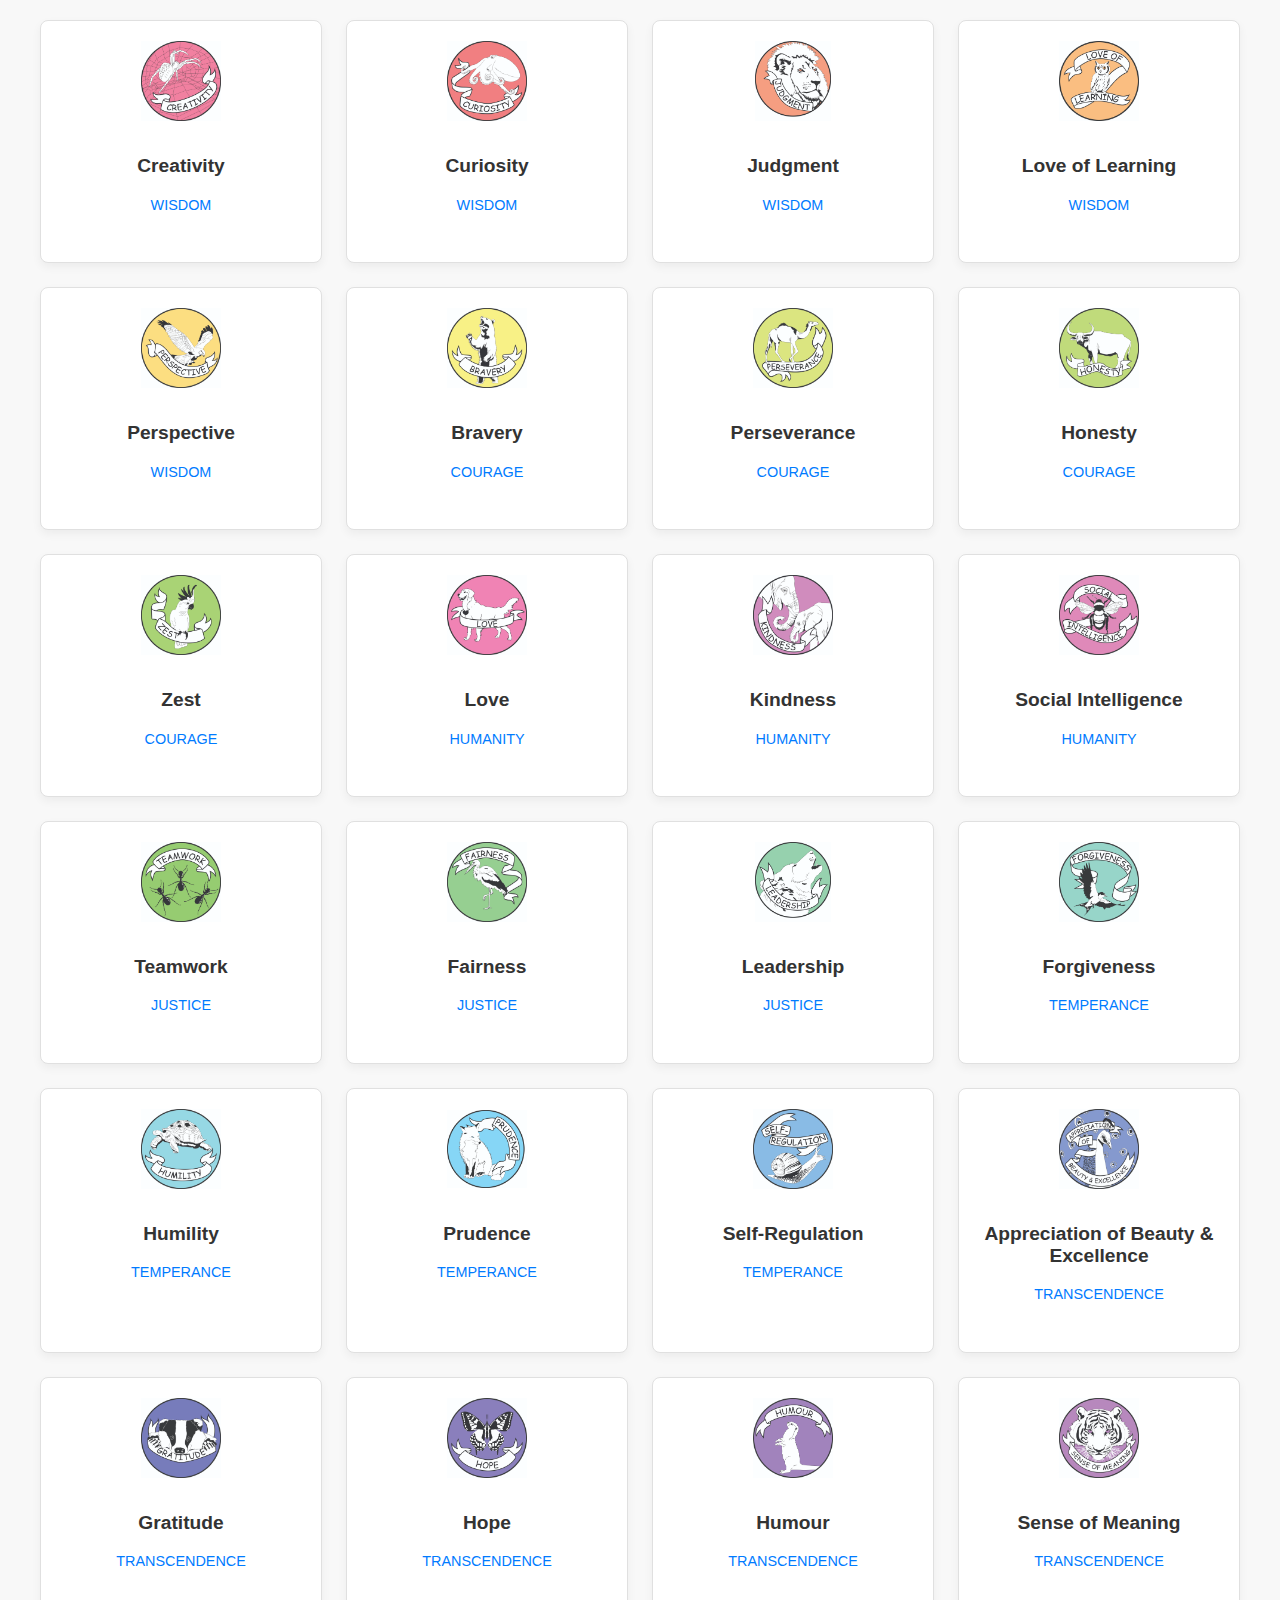
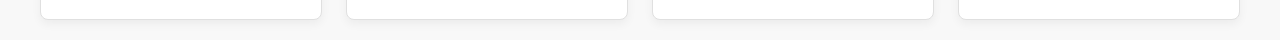
<file: character-strengths.html>
<!DOCTYPE html>
<html lang="en">
<head>
    <meta charset="UTF-8">
    <meta name="viewport" content="width=device-width, initial-scale=1.0">
    <title>24 Character Strengths Interactive Display</title>
    <style>
        /* CSS Variables for easy customization */
        :root {
            --primary-bg-color: #f8f8f8; /* Overall page background */
            --card-default-bg: #ffffff; /* Default card background */
            --card-hover-bg: #212529; /* Hover card background (dark blue/indigo) */
            --card-border-color: #e0e0e0; /* Default card border */
            --card-shadow-default: 0px 4px 10px rgba(0, 0, 0, 0.05);
            --card-shadow-hover: 0px 10px 20px rgba(0, 0, 0, 0.4);

            --text-dark: #333333; /* Dark text color */
            --text-light: #ffffff; /* Light text color for hover state */
            --virtue-color: #007bff; /* Accent color for Virtue */
            --learn-more-text-color: #ffffff; /* Learn More button text color on dark background */
            --learn-more-border-color: #ffffff; /* Learn More button border color */
            --learn-more-hover-bg: #ffffff; /* Learn More button background on hover */
            --learn-more-hover-text: var(--card-hover-bg); /* Learn More button text color on hover */

            --font-family-primary: 'Arial', sans-serif; /* You can change this to your preferred font */
            --font-size-name: 1.2em;
            --font-size-virtue: 0.9em;
            --font-size-description: 0.95em;
            --font-size-learn-more: 0.85em;

            --card-border-radius: 8px;
            --grid-gap: 24px; /* Gap between cards */
            --card-padding: 20px; /* Padding inside the card */
        }

        /* Basic Reset & Body Styles */
        body {
            font-family: var(--font-family-primary);
            margin: 0;
            padding: 20px; /* Some padding around the entire grid */
            background-color: var(--primary-bg-color);
            display: flex;
            justify-content: center;
            align-items: flex-start; /* Align content to the top */
            min-height: 100vh; /* Ensure body takes full viewport height */
            box-sizing: border-box; /* Include padding in element's total width and height */
        }

        /* Container for the entire grid */
        .cs-grid-container {
            display: grid;
            gap: var(--grid-gap);
            width: 100%;
            max-width: 1200px; /* Max width for the grid on large screens */
            margin: auto; /* Center the grid container */
            padding: 0; /* No specific padding on the container itself, handled by body */
        }

        /* Individual CS Card Styling */
        .cs-card {
            background-color: var(--card-default-bg);
            border: 1px solid var(--card-border-color);
            border-radius: var(--card-border-radius);
            box-shadow: var(--card-shadow-default);
            padding: var(--card-padding);
            display: flex;
            flex-direction: column;
            align-items: center;
            text-align: center;
            cursor: pointer;
            position: relative; /* For managing description height */
            overflow: hidden; /* Hide overflowing description initially */

            /* Smooth transitions for all changing properties */
            transition:
                background-color 0.3s ease-in-out,
                color 0.3s ease-in-out,
                box-shadow 0.3s ease-in-out,
                transform 0.3s ease-in-out,
                border-color 0.3s ease-in-out;
        }

        /* Card elements styling */
        .cs-card-icon {
            width: 80px; /* Adjust icon size as needed */
            height: 80px; /* Ensure square aspect ratio */
            object-fit: contain; /* Ensure image fits without distortion */
            margin-bottom: 15px;
            filter: grayscale(0%) brightness(1); /* Default filter for icon */
            transition: filter 0.3s ease-in-out;
        }

        .cs-card-name {
            font-size: var(--font-size-name);
            font-weight: bold;
            color: var(--text-dark);
            margin-bottom: 5px;
            transition: color 0.3s ease-in-out;
        }

        .cs-card-virtue {
            font-size: var(--font-size-virtue);
            color: var(--virtue-color);
            text-transform: uppercase;
            font-weight: normal;
            transition: color 0.3s ease-in-out;
        }

        /* Hover State for the Card */
        .cs-card:hover {
            background-color: var(--card-hover-bg);
            border-color: transparent; /* Remove border on hover for clean look */
            box-shadow: var(--card-shadow-hover);
            transform: translateY(-5px) scale(1.02); /* Slight lift and scale */
        }

        /* Text and Icon color change on hover */
        .cs-card:hover .cs-card-name,
        .cs-card:hover .cs-card-virtue {
            color: var(--text-light);
        }

        .cs-card:hover .cs-card-icon {
            /* This filter attempts to make most JPG/PNG icons appear white/light on dark background */
            /* You might need to adjust 'brightness' based on your specific icons. */
            filter: grayscale(100%) brightness(500%) contrast(100%);
        }

        /* Description and Learn More styles */
        .cs-card-description-wrapper {
            margin-top: 15px;
            max-height: 0; /* Hidden by default, for transition */
            opacity: 0; /* Hidden by default, for transition */
            overflow: hidden; /* Ensure content is hidden when max-height is 0 */
            transition: max-height 0.4s ease-in-out, opacity 0.3s ease-in-out, padding 0.3s ease-in-out;
            color: var(--text-light);
            text-align: left; /* Align description text left */
            width: 100%; /* Take full width of card content area */
            box-sizing: border-box; /* Include padding in width */
            padding: 0 10px; /* Inner padding for description text */
        }

        .cs-card:hover .cs-card-description-wrapper {
            max-height: 250px; /* Sufficient height to reveal typical description + button */
            opacity: 1;
            padding-bottom: 10px; /* Add some padding at the bottom when visible */
        }

        .cs-card-description {
            font-size: var(--font-size-description);
            margin-bottom: 15px;
            line-height: 1.5;
        }

        .cs-card-learn-more {
            display: inline-block; /* Make it behave like a block for styling */
            font-size: var(--font-size-learn-more);
            color: var(--learn-more-text-color);
            text-decoration: none;
            border: 1px solid var(--learn-more-border-color);
            padding: 8px 15px;
            border-radius: 4px;
            transition: background-color 0.2s ease-in-out, color 0.2s ease-in-out;
        }

        .cs-card-learn-more:hover {
            background-color: var(--learn-more-hover-bg);
            color: var(--learn-more-hover-text); /* Text color becomes dark on hover */
        }

        /* Responsive Grid Layouts */

        /* Default: 4 columns for large screens */
        @media (min-width: 1024px) {
            .cs-grid-container {
                grid-template-columns: repeat(4, 1fr);
            }
        }

        /* Medium screens: 3 columns */
        @media (min-width: 768px) and (max-width: 1023px) {
            .cs-grid-container {
                grid-template-columns: repeat(3, 1fr);
            }
        }

        /* Small screens: 2 columns */
        @media (min-width: 481px) and (max-width: 767px) {
            .cs-grid-container {
                grid-template-columns: repeat(2, 1fr);
            }
        }
        
        /* Very small screens (e.g. narrow phones): 1 column */
        @media (max-width: 480px) {
            .cs-grid-container {
                grid-template-columns: repeat(1, 1fr);
            }
            .cs-card {
                 max-width: 300px; /* Constrain card width on very small screens for better appearance */
                 margin-left: auto;
                 margin-right: auto;
            }
        }

    </style>
</head>
<body>

    <div class="cs-grid-container" id="csGrid">
        </div>

    <script>
        // --- DATA SECTION ---
        // You can easily modify this JSON array to change, add, or remove CS items.
        // IMPORTANT: Ensure your imagePath values are correct relative to your HTML file.
        // For example, if your images are in a folder named 'images' next to your HTML, use "images/creativity.jpg".
        const characterStrengthsData = [
            { "id": "cs01", "name": "Creativity", "virtue": "Wisdom", "description": "Thinking of new and productive ways to conceptualize and do things.", "imagePath": "images/creativity.jpg" },
            { "id": "cs02", "name": "Curiosity", "virtue": "Wisdom", "description": "Taking an interest in ongoing experience for its own sake.", "imagePath": "images/curiosity.jpg" },
            { "id": "cs03", "name": "Judgment", "virtue": "Wisdom", "description": "Thinking things through and examining all sides.", "imagePath": "images/judgment.jpg" },
            { "id": "cs04", "name": "Love of Learning", "virtue": "Wisdom", "description": "Mastering new skills, topics, and bodies of knowledge.", "imagePath": "images/love-of-learning.jpg" },
            { "id": "cs05", "name": "Perspective", "virtue": "Wisdom", "description": "Being able to provide wise counsel to others.", "imagePath": "images/perspective.jpg" },
            { "id": "cs06", "name": "Bravery", "virtue": "Courage", "description": "Not shrinking from threat, challenge, difficulty, or pain.", "imagePath": "images/bravery.jpg" },
            { "id": "cs07", "name": "Perseverance", "virtue": "Courage", "description": "Finishing what one starts. Persisting in a course of action.", "imagePath": "images/perseverance.jpg" },
            { "id": "cs08", "name": "Honesty", "virtue": "Courage", "description": "Speaking the truth and presenting oneself in a genuine way.", "imagePath": "images/honesty.jpg" },
            { "id": "cs09", "name": "Zest", "virtue": "Courage", "description": "Approaching life with excitement and energy.", "imagePath": "images/zest.jpg" },
            { "id": "cs10", "name": "Love", "virtue": "Humanity", "description": "Valuing close relations with others.", "imagePath": "images/love.jpg" },
            { "id": "cs11", "name": "Kindness", "virtue": "Humanity", "description": "Doing good deeds and favors for others, helping them.", "imagePath": "images/kindness.jpg" },
            { "id": "cs12", "name": "Social Intelligence", "virtue": "Humanity", "description": "Being aware of the motives and feelings of other people and oneself.", "imagePath": "images/social-intelligence.jpg" },
            { "id": "cs13", "name": "Teamwork", "virtue": "Justice", "description": "Working well as a member of a group or team.", "imagePath": "images/teamwork.jpg" },
            { "id": "cs14", "name": "Fairness", "virtue": "Justice", "description": "Treating all people fairly, not letting personal feelings bias decisions.", "imagePath": "images/fairness.jpg" },
            { "id": "cs15", "name": "Leadership", "virtue": "Justice", "description": "Organizing group activities and seeing them through.", "imagePath": "images/leadership.jpg" },
            { "id": "cs16", "name": "Forgiveness", "virtue": "Temperance", "description": "Forgiving those who have done wrong.", "imagePath": "images/forgiveness.jpg" },
            { "id": "cs17", "name": "Humility", "virtue": "Temperance", "description": "Not seeking the spotlight or considering oneself more special than one is.", "imagePath": "images/humility.jpg" },
            { "id": "cs18", "name": "Prudence", "virtue": "Temperance", "description": "Being careful about one's choices and not taking undue risks.", "imagePath": "images/prudence.jpg" },
            { "id": "cs19", "name": "Self-Regulation", "virtue": "Temperance", "description": "Regulating what one feels and does.", "imagePath": "images/self-regulation.jpg" },
            { "id": "cs20", "name": "Appreciation of Beauty & Excellence", "virtue": "Transcendence", "description": "Noticing and appreciating beauty, excellence, and skilled performance.", "imagePath": "images/appreciation-of-beauty---excellence.jpg" },
            { "id": "cs21", "name": "Gratitude", "virtue": "Transcendence", "description": "Being aware of and thankful for the good things that happen.", "imagePath": "images/gratitude.jpg" },
            { "id": "cs22", "name": "Hope", "virtue": "Transcendence", "description": "Expecting the best and working to achieve it.", "imagePath": "images/hope.jpg" },
            { "id": "cs23", "name": "Humour", "virtue": "Transcendence", "description": "Approaching life playfully and making others laugh.", "imagePath": "images/humour.jpg" },
            { "id": "cs24", "name": "Sense of Meaning", "virtue": "Transcendence", "description": "Having coherent beliefs about the higher purpose and meaning of the universe.", "imagePath": "images/sense-of-meaning.jpg" }
        ];

        // --- SCRIPT SECTION ---
        document.addEventListener('DOMContentLoaded', () => {
            const csGrid = document.getElementById('csGrid');

            characterStrengthsData.forEach(cs => {
                const card = document.createElement('div');
                card.classList.add('cs-card');

                // Icon
                const icon = document.createElement('img');
                icon.classList.add('cs-card-icon');
                icon.src = cs.imagePath; // Use the imagePath from the data
                icon.alt = cs.name + ' Icon';
                
                // Add error handling for missing images
                icon.onerror = function() {
                    this.src = '[data-uri]';
                };
                
                card.appendChild(icon);

                // Name
                const name = document.createElement('h3');
                name.classList.add('cs-card-name');
                name.textContent = cs.name;
                card.appendChild(name);

                // Virtue
                const virtue = document.createElement('p');
                virtue.classList.add('cs-card-virtue');
                virtue.textContent = cs.virtue;
                card.appendChild(virtue);

                // Description Wrapper (hidden by default)
                const descriptionWrapper = document.createElement('div');
                descriptionWrapper.classList.add('cs-card-description-wrapper');

                const description = document.createElement('p');
                description.classList.add('cs-card-description');
                description.textContent = cs.description;
                descriptionWrapper.appendChild(description);

                const learnMore = document.createElement('a');
                learnMore.classList.add('cs-card-learn-more');
                // You can change this href to a specific page or modal link
                learnMore.href = `#${cs.id}`; 
                learnMore.textContent = "LEARN MORE";
                descriptionWrapper.appendChild(learnMore);

                card.appendChild(descriptionWrapper);

                csGrid.appendChild(card);
            });
        });
    </script>

</body>
</html>
</file>
